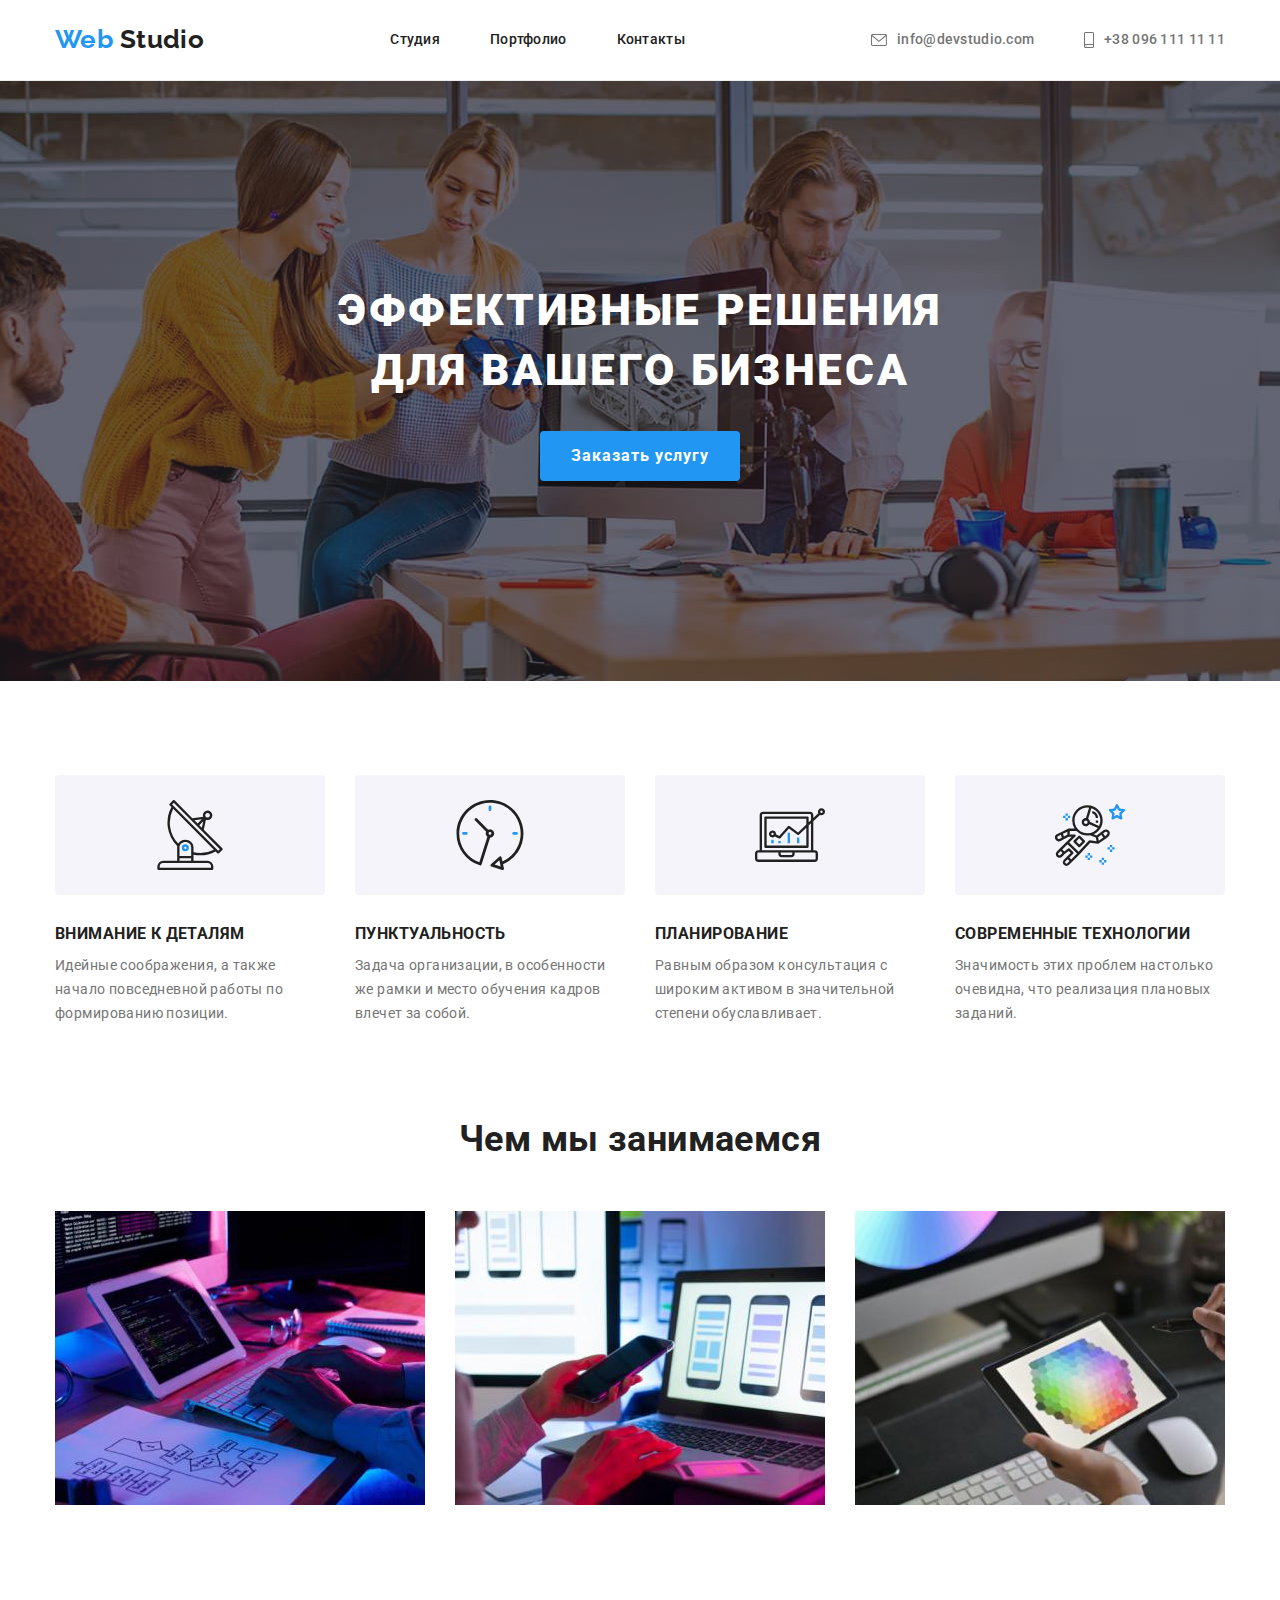
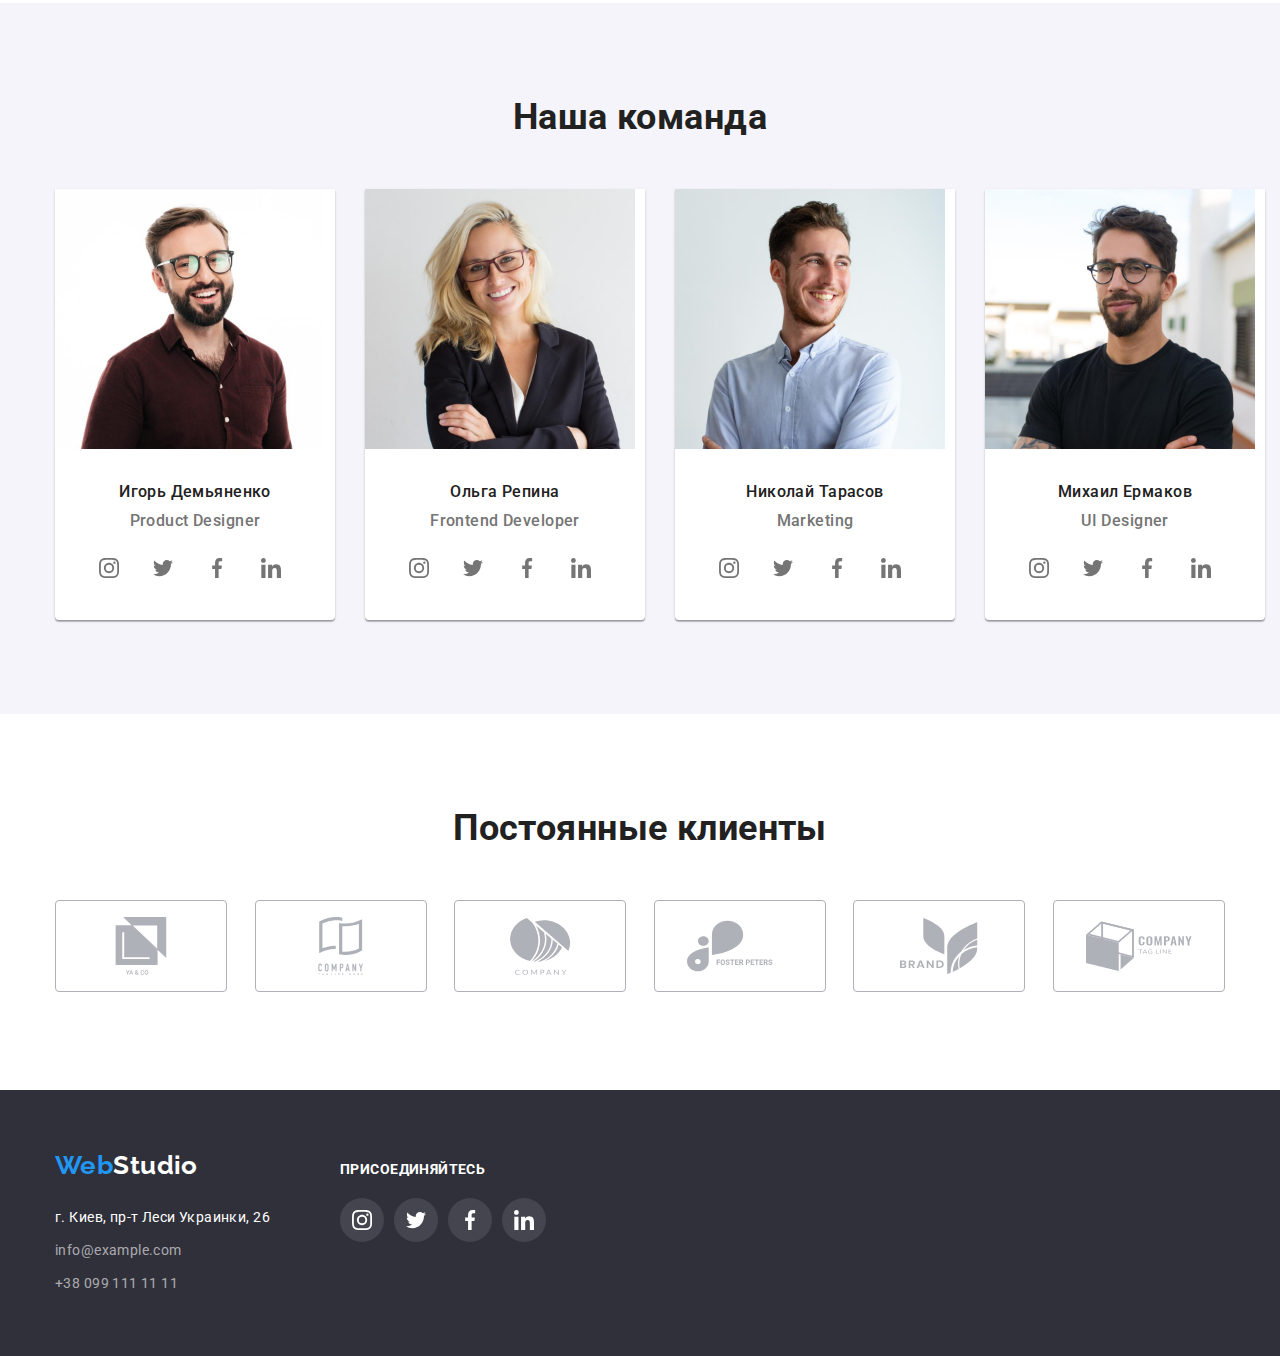
<file: index.html>
<!DOCTYPE html>
<html lang="ru">
  <head>
    <meta charset="UTF-8" />
    <meta http-equiv="X-UA-Compatible" content="IE=edge" />
    <meta name="viewport" content="width=device-width, initial-scale=1.0" />
    <title>Document</title>
    <link rel="preconnect" href="https://fonts.googleapis.com" />
    <link rel="preconnect" href="https://fonts.gstatic.com" crossorigin />
    <link
      href="https://fonts.googleapis.com/css2?family=Raleway:wght@700&family=Roboto:wght@400;500;700;900&display=swap"
      rel="stylesheet"
    />
    <link
      rel="stylesheet"
      href="https://cdnjs.cloudflare.com/ajax/libs/modern-normalize/1.1.0/modern-normalize.min.css"
    />
    <link rel="stylesheet" href="./css-style/styles.css" />
  </head>
  <body>
    <header class="headerstyle">
      <nav class="container main-nav">
        <a lang="en" href="./index.html" class="logo1"
          >Web <span class="logo2">Studio</span></a
        >
        <ul class="site-nav-group">
          <li class="item">
            <a href="./index.html" class="site-nav">Студия</a>
          </li>
          <li class="item">
            <a href="./portfolio.html" class="site-nav">Портфолио</a>
          </li>
          <li class="item">
            <a href="./index.html" class="site-nav">Контакты</a>
          </li>
        </ul>

        <ul class="site-nav-contacts">
          <li class="item">
            <a href="mailto:info@devstudio.com" class="navig"
              ><svg class="mail-icon">
                <use href="./images/icons.svg#icon-mail"></use></svg
              >info@devstudio.com</a
            >
          </li>
          <li class="item">
            <a href="tel:+380961111111" class="navig"
              ><svg class="tell-icon">
                <use href="./images/icons.svg#icon-phone"></use></svg
              >+38 096 111 11 11</a
            >
          </li>
        </ul>
      </nav>
    </header>

    <main>
      <section class="section-hero">
        <div class="section-hero-bg">
          <div class="container">
            <h1 class="section-hero-text">
              Эффективные решения <br />для вашего бизнеса
            </h1>
            <button type="button" class="button-hero">Заказать услугу</button>
          </div>
        </div>
      </section>

      <!--секция рекомендации бизнесу-->

      <section class="no-margin section">
        <div class="container">
          <h2 class="visually-hidden">Рекомендации для бизнеса</h2>
          <ul class="section-first no-margin">
            <li class="item">
              <div class="list-section-first">
                <svg class="icon-list">
                  <use href="./images/icons.svg#icon-antenna"></use>
                </svg>
              </div>
              <h3 class="section-text">Внимание к деталям</h3>
              <p class="section-title">
                Идейные соображения, а также начало повседневной работы по
                формированию позиции.
              </p>
            </li>
            <li class="item">
              <div class="list-section-first">
                <svg class="icon-list">
                  <use href="./images/icons.svg#icon-clock"></use>
                </svg>
              </div>
              <h3 class="section-text">Пунктуальность</h3>
              <p class="section-title">
                Задача организации, в особенности же рамки и место обучения
                кадров влечет за собой.
              </p>
            </li>
            <li class="item">
              <div class="list-section-first">
                <svg class="icon-list">
                  <use href="./images/icons.svg#icon-diagram"></use>
                </svg>
              </div>
              <h3 class="section-text">Планирование</h3>
              <p class="section-title">
                Равным образом консультация с широким активом в значительной
                степени обуславливает.
              </p>
            </li>
            <li class="item">
              <div class="list-section-first">
                <svg class="icon-list">
                  <use href="./images/icons.svg#icon-astronaut"></use>
                </svg>
              </div>
              <h3 class="section-text">Современные технологии</h3>
              <p class="section-title">
                Значимость этих проблем настолько очевидна, что реализация
                плановых заданий.
              </p>
            </li>
          </ul>

          <!--секция команда компании-->
          <div class="section-second">
            <h2 class="section-comand">Чем мы занимаемся</h2>
            <ul class="no-margin list-section-second">
              <li class="item">
                <img
                  src="./images/box1.jpg"
                  width="370"
                  alt="чем мы занимаемся"
                />
              </li>
              <li class="item">
                <img
                  src="./images/box2.jpg"
                  width="370"
                  alt="чем мы занимаемся"
                />
              </li>
              <li class="item">
                <img
                  src="./images/box3.jpg"
                  width="370"
                  alt="чем мы занимаемся"
                />
              </li>
            </ul>
          </div>
        </div>
      </section>

      <section class="section command">
        <div class="container">
          <h2 class="section-comand">Наша команда</h2>
          <ul class="list-comand no-margin">
            <li class="item">
              <img src="./images/img-2.jpg" width="270" alt="Наша команда" />
              <h3 class="comand-name">Игорь Демьяненко</h3>
              <p lang="en" class="comand-prof">Product Designer</p>
              <ul class="social">
                <li class="social-box">
                  <a href=""
                  class="social-link"><svg class="social-icon" width="20" height="20">
                      <use  href="./images/icons.svg#icon-instagram"></use></svg
                  ></a>
                </li>
                <li class="social-box">
                  <a href=""
                    class="social-link"><svg class="social-icon"
                    width="20" height="20">
                      <use href="./images/icons.svg#icon-twitter"></use></svg
                  ></a>
                </li>
                <li class="social-box">
                  <a href=""
                  class="social-link"><svg class="social-icon"
                  width="20" height="20">
                      <use href="./images/icons.svg#icon-facebook"></use></svg
                  ></a>
                </li>
                <li class="social-box">
                  <a class="social-link" href=""
                  ><svg class="social-icon" width="20" height="20">
                      <use href="./images/icons.svg#icon-linkedin"></use></svg
                  ></a>
                </li>
              </ul>
            </li>

            <li class="item">
              <img src="./images/img-3.jpg" width="270" alt="Наша команда" />
              <h3 class="comand-name">Ольга Репина</h3>
              <p lang="en" class="comand-prof">Frontend Developer</p>
              <ul class="social">
                <li class="social-box">
                  <a href=""
                  class="social-link"><svg class="social-icon" width="20" height="20">
                      <use href="./images/icons.svg#icon-instagram"></use></svg
                  ></a>
                </li>
                <li class="social-box">
                  <a href=""
                  class="social-link"><svg class="social-icon" width="20" height="20">
                      <use href="./images/icons.svg#icon-twitter"></use></svg
                  ></a>
                </li>
                <li class="social-box" >
                  <a href=""
                  class="social-link"><svg class="social-icon" width="20" height="20">
                      <use href="./images/icons.svg#icon-facebook"></use></svg
                  ></a>
                </li>
                <li class="social-box">
                  <a href=""
                  class="social-link"><svg class="social-icon" width="20" height="20">
                      <use href="./images/icons.svg#icon-linkedin"></use></svg
                  ></a>
                </li>
              </ul>
            </li>
            <li class="item">
              <img src="./images/img-4.jpg" width="270" alt="Наша команда" />
              <h3 class="comand-name">Николай Тарасов</h3>
              <p lang="en" class="comand-prof">Marketing</p>
              <ul class="social">
                <li class="social-box">
                  <a href=""
                  class="social-link"><svg class="social-icon" width="20" height="20">
                      <use href="./images/icons.svg#icon-instagram"></use></svg
                  ></a>
                </li>
                <li class="social-box">
                  <a href=""
                  class="social-link"><svg class="social-icon" width="20" height="20">
                      <use href="./images/icons.svg#icon-twitter"></use></svg
                  ></a>
                </li>
                <li class="social-box">
                  <a href=""
                  class="social-link"><svg class="social-icon" width="20" height="20">
                      <use href="./images/icons.svg#icon-facebook"></use></svg
                  ></a>
                </li>
                <li class="social-box">
                  <a href=""
                  class="social-link"><svg class="social-icon" width="20" height="20">
                      <use href="./images/icons.svg#icon-linkedin"></use></svg
                  ></a>
                </li>
              </ul>
            </li>
            <li class="item">
              <img src="./images/img-5.jpg" width="270" alt="Наша команда" />
              <h3 class="comand-name">Михаил Ермаков</h3>
              <p lang="en" class="comand-prof">UI Designer</p>
              <ul class="social">
                <li class="social-box">
                  <a href=""
                  class="social-link"><svg class="social-icon" width="20" height="20">
                      <use href="./images/icons.svg#icon-instagram"></use></svg
                  ></a>
                </li>
                <li class="social-box">
                  <a href=""
                  class="social-link"><svg class="social-icon" width="20" height="20">
                      <use href="./images/icons.svg#icon-twitter"></use></svg
                  ></a>
                </li>
                <li class="social-box">
                  <a href=""
                  class="social-link"><svg class="social-icon" width="20" height="20">
                      <use href="./images/icons.svg#icon-facebook"></use></svg
                  ></a>
                </li>
                <li class="social-box">
                  <a href=""
                  class="social-link"><svg class="social-icon" width="20" height="20">
                      <use href="./images/icons.svg#icon-linkedin"></use></svg
                  ></a>
                </li>
              </ul>
            </li>
          </ul>
        </div>
      </section>
      <section class="section">
        <div class="container">
          <h2 class="section-comand">Постоянные клиенты</h2>
          <ul class="no-margin company">
            <li class="company-icon">
              <a href=""
                ><svg class="company-icon-img">
                  <use href="./images/icons.svg#icon-company-1"></use></svg
              ></a>
            </li>
            <li class="company-icon">
              <a href=""
                ><svg class="company-icon-img">
                  <use href="./images/icons.svg#icon-company-2"></use></svg
              ></a>
            </li>
            <li class="company-icon">
              <a href=""
                ><svg class="company-icon-img">
                  <use href="./images/icons.svg#icon-company-3"></use></svg
              ></a>
            </li>
            <li class="company-icon">
              <a href=""
                ><svg class="company-icon-img">
                  <use href="./images/icons.svg#icon-company-4"></use></svg
              ></a>
            </li>
            <li class="company-icon">
              <a href=""
                ><svg class="company-icon-img">
                  <use href="./images/icons.svg#icon-company-5"></use></svg
              ></a>
            </li>
            <li class="company-icon">
              <a href=""
                ><svg class="company-icon-img">
                  <use href="./images/icons.svg#icon-company-6"></use></svg
              ></a>
            </li>
          </ul>
        </div>
      </section>
    </main>

    <footer class="footer-style">
      <div class="container footer-type">
        <div class="section-footer">
          <a lang="en" href="./index.html" class="logo-footer"
            >Web<span class="logo2-footer">Studio</span></a
          >
          <address class="address">
            <ul class="no-padding-margin-footer">
              <li class="item">
                <a
                  href="https://goo.gl/maps/JHi3sMc7yfitEbeEA"
                  class="navig-footer-adress"
                  >г. Киев, пр-т Леси Украинки, 26</a
                >
              </li>
              <li class="item">
                <a href="mailto:info@example.com" class="navig-footer"
                  >info@example.com</a
                >
              </li>
              <li class="item">
                <a href="tel:+380991111111" class="navig-footer"
                  >+38 099 111 11 11</a
                >
              </li>
            </ul>
          </address>
        </div>
        <div>
          <h2 class="social-text-footer">ПРИСОЕДИНЯЙТЕСЬ</h2>
          <ul class="social-footer-main">
            <li class="type-icon-footer">
              <a href="" class="social-footer-link"
                ><svg class="social-footer" width="20" height="20">
                  <use href="./images/icons.svg#icon-instagram"></use></svg
              ></a>
            </li>
            <li class="type-icon-footer">
              <a href="" class="social-footer-link"
                ><svg class="social-footer" width="20" height="20">
                  <use href="./images/icons.svg#icon-twitter"></use></svg
              ></a>
            </li>
            <li class="type-icon-footer">
              <a href="" class="social-footer-link"
                ><svg class="social-footer" width="20" height="20">
                  <use href="./images/icons.svg#icon-facebook"></use></svg
              ></a>
            </li>
            <li class="type-icon-footer">
              <a href="" class="social-footer-link"
                ><svg class="social-footer" width="20" height="20">
                  <use href="./images/icons.svg#icon-linkedin"></use></svg
              ></a>
            </li>
          </ul>
        </div>
      </div>
    </footer>
  </body>
</html>
</file>
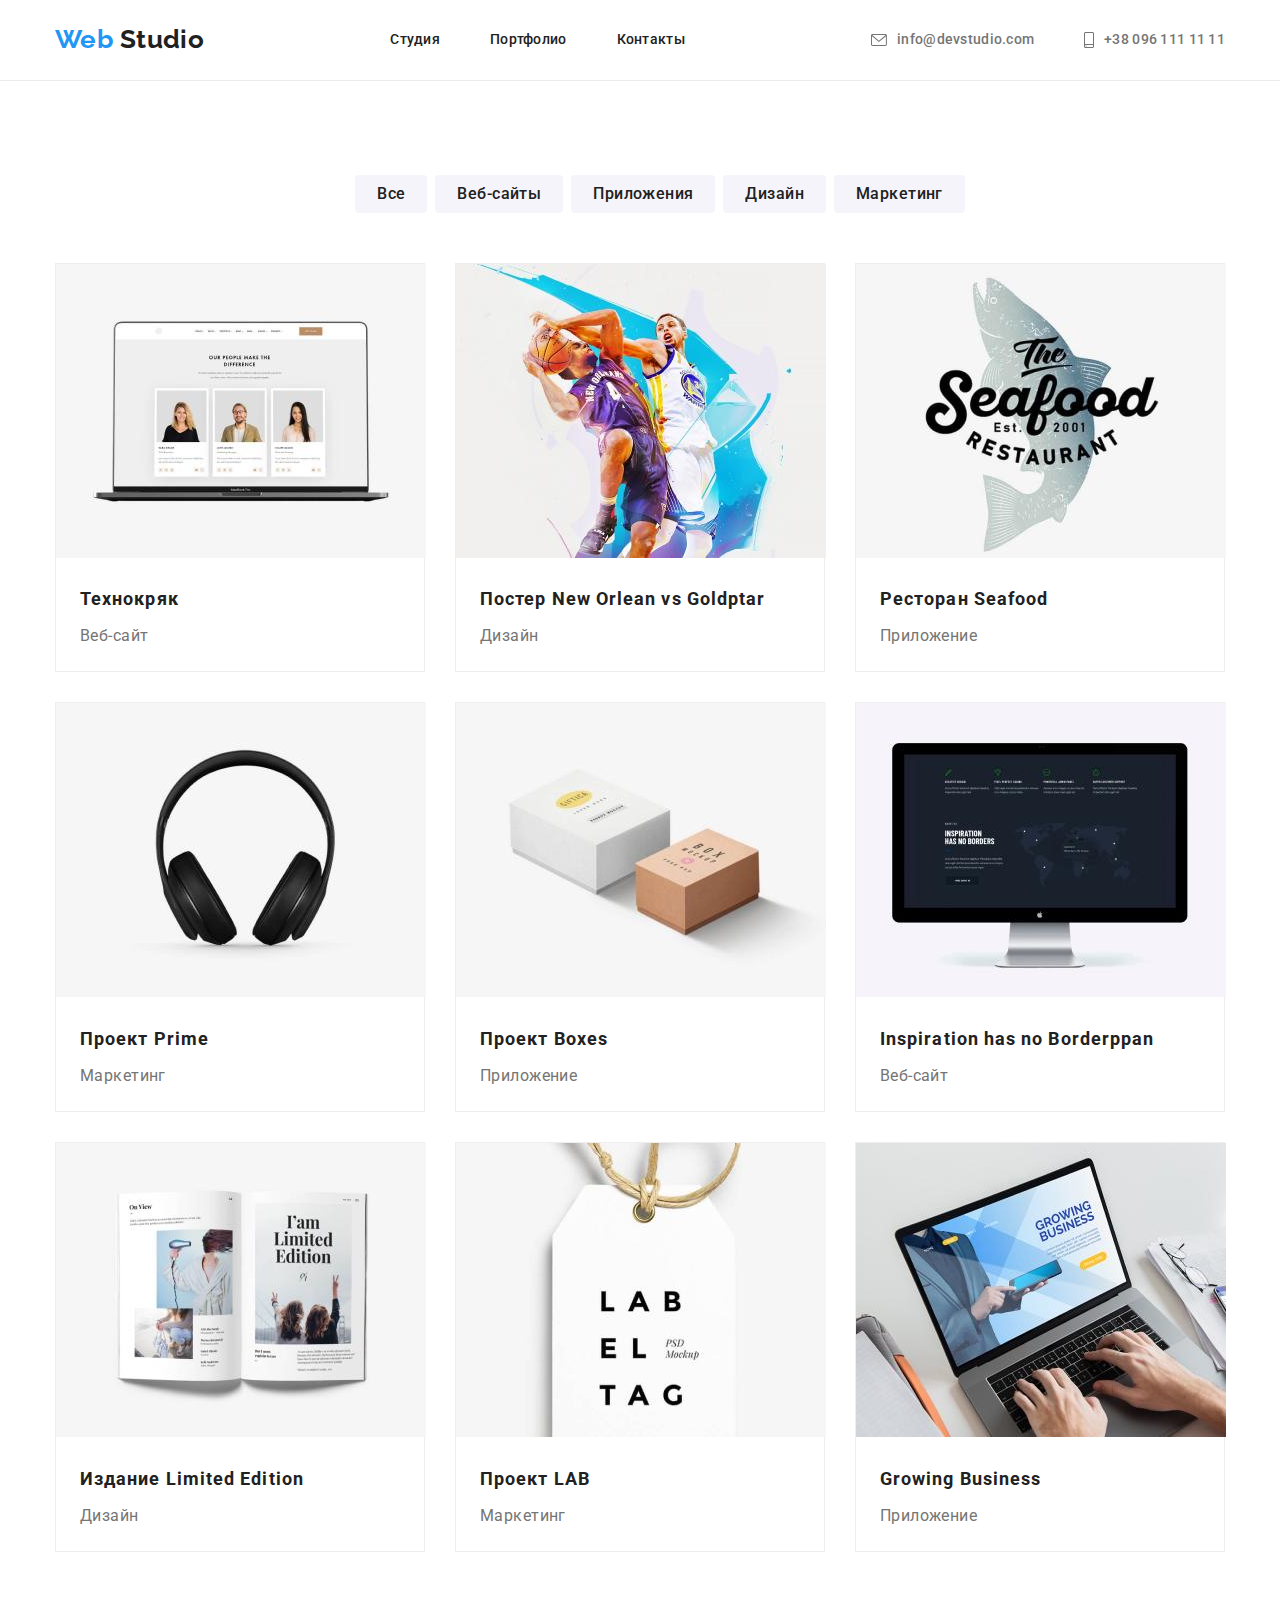
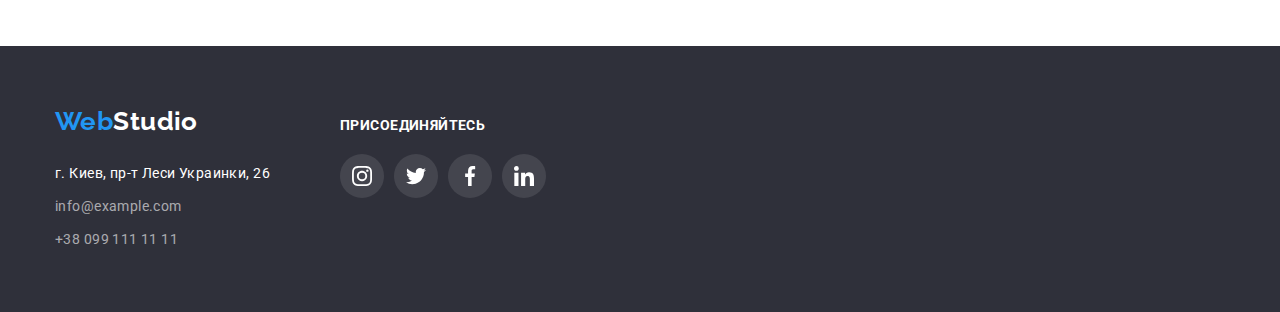
<file: portfolio.html>
<!DOCTYPE html>
<html lang="ru">
  <head>
    <meta charset="UTF-8" />
    <meta http-equiv="X-UA-Compatible" content="IE=edge" />
    <meta name="viewport" content="width=device-width, initial-scale=1.0" />
    <title>Portfolio</title>
    <link rel="preconnect" href="https://fonts.googleapis.com" />
    <link rel="preconnect" href="https://fonts.gstatic.com" crossorigin />
    <link
      href="https://fonts.googleapis.com/css2?family=Raleway:wght@700&family=Roboto:wght@400;500;700;900&display=swap"
      rel="stylesheet"
    />
    <link
      rel="stylesheet"
      href="https://cdnjs.cloudflare.com/ajax/libs/modern-normalize/1.1.0/modern-normalize.min.css"
    />
    <link rel="stylesheet" href="./css-style/styles.css" />
  </head>
  <body>
    <header class="headerstyle">
      <nav class="container main-nav">
        <a lang="en" href="./index.html" class="logo1"
          >Web <span class="logo2">Studio</span></a
        >
        <ul class="site-nav-group">
          <li class="item">
            <a href="./index.html" class="site-nav">Студия</a>
          </li>
          <li class="item">
            <a href="./portfolio.html" class="site-nav">Портфолио</a>
          </li>
          <li class="item">
            <a href="./index.html" class="site-nav">Контакты</a>
          </li>
        </ul>

        <ul class="site-nav-contacts">
          <li class="item">
            <a href="mailto:info@devstudio.com" class="navig"
              ><svg class="mail-icon">
                <use href="./images/icons.svg#icon-mail"></use>
              </svg>
              info@devstudio.com</a
            >
          </li>
          <li class="item">
            <a href="tel:+380961111111" class="navig"
              ><svg class="tell-icon">
                <use href="./images/icons.svg#icon-phone"></use>
              </svg>
              +38 096 111 11 11</a
            >
          </li>
        </ul>
      </nav>
    </header>
    <main>
      <section class="section">
        <div class="container">
          <h1 class="visually-hidden">Портфолио</h1>
          <ul class="portfolio-button no-margin">
            <li class="item">
              <button type="button" class="button-portfolio pointer">
                Все
              </button>
            </li>
            <li class="item">
              <button type="button" class="button-portfolio pointer">
                Веб-сайты
              </button>
            </li>
            <li class="item">
              <button type="button" class="button-portfolio pointer">
                Приложения
              </button>
            </li>
            <li class="item">
              <button type="button" class="button-portfolio pointer">
                Дизайн
              </button>
            </li>
            <li class="item">
              <button type="button" class="button-portfolio pointer">
                Маркетинг
              </button>
            </li>
          </ul>
          <section>
            <ul class="portfolio-picture no-margin">
              <li class="item-flex">
                <a href=""
                  ><img
                    src="./images/portf_img/port1.jpg"
                    alt="ноутбук с изображением людей"
                  />
                  <div class="item-flex-text">
                    <h2 class="text-portfolio">Технокряк</h2>
                    <p class="section-portfolio">Веб-сайт</p>
                  </div>
                  <!--- <p>
              Технокряк это современная площадка распространения коронавируса.
              Компании используют эту платформу для цифрового шпионажа и атак на
              защищённые сервера конкурентов.
            </p>-->
                </a>
              </li>
              <li class="item-flex">
                <a href=""
                  ><img
                    src="./images/portf_img/port2.jpg"
                    alt="баскетболист забивающий гол"
                  />
                  <div class="item-flex-text">
                    <h2 class="text-portfolio">
                      Постер <span lang="en">New Orlean vs Goldptar</span>
                    </h2>
                    <p class="section-portfolio">Дизайн</p>
                  </div></a
                >
              </li>
              <li class="item-flex">
                <a href=""
                  ><img
                    src="./images/portf_img/port3.jpg"
                    alt="логотип магазина морепродуктов"
                  />
                  <div class="item-flex-text">
                    <h2 class="text-portfolio">
                      Ресторан <span lang="en">Seafood</span>
                    </h2>
                    <p class="section-portfolio">Приложение</p>
                  </div></a
                >
              </li>
              <li class="item-flex">
                <a href=""
                  ><img src="./images/portf_img/port4.jpg" alt="наушники" />
                  <div class="item-flex-text">
                    <h2 class="text-portfolio">
                      Проект <span lang="en">Prime</span>
                    </h2>
                    <p class="section-portfolio">Маркетинг</p>
                  </div></a
                >
              </li>
              <li class="item-flex">
                <a href=""
                  ><img src="./images/portf_img/port5.jpg" alt="коробки" />
                  <div class="item-flex-text">
                    <h2 class="text-portfolio">
                      Проект <span lang="en">Boxes</span>
                    </h2>
                    <p class="section-portfolio">Приложение</p>
                  </div></a
                >
              </li>
              <li class="item-flex">
                <a href=""
                  ><img
                    src="./images/portf_img/port6.jpg"
                    alt="монитор компьютера"
                  />
                  <div class="item-flex-text">
                    <h2 lang="en" class="text-portfolio">
                      Inspiration has no Borderppan
                    </h2>
                    <p class="section-portfolio">Веб-сайт</p>
                  </div></a
                >
              </li>
              <li class="item-flex">
                <a href=""
                  ><img
                    src="./images/portf_img/port7.jpg"
                    alt="открытая книга"
                  />
                  <div class="item-flex-text">
                    <h2 class="text-portfolio">
                      Издание <span lang="en">Limited Edition</span>
                    </h2>
                    <p class="section-portfolio">Дизайн</p>
                  </div></a
                >
              </li>
              <li class="item-flex">
                <a href=""
                  ><img src="./images/portf_img/port8.jpg" alt="бирка" />
                  <div class="item-flex-text">
                    <h2 class="text-portfolio">
                      Проект <span lang="en">LAB</span>
                    </h2>
                    <p class="section-portfolio">Маркетинг</p>
                  </div>
                </a>
              </li>
              <li class="item-flex">
                <a href=""
                  ><img
                    src="./images/portf_img/port9.jpg"
                    alt="работа за ноутбуком"
                  />
                  <div class="item-flex-text">
                    <h2 lang="en" class="text-portfolio">Growing Business</h2>
                    <p class="section-portfolio">Приложение</p>
                  </div>
                </a>
              </li>
            </ul>
          </section>
        </div>
      </section>
    </main>
    <footer class="footer-style">
      <div class="container footer-type">
        <div class="section-footer">
          <a lang="en" href="./index.html" class="logo-footer"
            >Web<span class="logo2-footer">Studio</span></a
          >
          <address class="address">
            <ul class="no-padding-margin-footer">
              <li class="item">
                <a
                  href="https://goo.gl/maps/JHi3sMc7yfitEbeEA"
                  class="navig-footer-adress"
                  >г. Киев, пр-т Леси Украинки, 26</a
                >
              </li>
              <li class="item">
                <a href="mailto:info@example.com" class="navig-footer"
                  >info@example.com</a
                >
              </li>
              <li class="item">
                <a href="tel:+380991111111" class="navig-footer"
                  >+38 099 111 11 11</a
                >
              </li>
            </ul>
          </address>
        </div>
        <div>
          <h2 class="social-text-footer">ПРИСОЕДИНЯЙТЕСЬ</h2>
          <ul class="social-footer-main">
            <li class="type-icon-footer">
              <a href="" class="social-footer-link"
                ><svg class="social-footer" width="20" height="20">
                  <use href="./images/icons.svg#icon-instagram"></use></svg
              ></a>
            </li>
            <li class="type-icon-footer">
              <a href="" class="social-footer-link"
                ><svg class="social-footer" width="20" height="20">
                  <use href="./images/icons.svg#icon-twitter"></use></svg
              ></a>
            </li>
            <li class="type-icon-footer">
              <a href="" class="social-footer-link"
                ><svg class="social-footer" width="20" height="20">
                  <use href="./images/icons.svg#icon-facebook"></use></svg
              ></a>
            </li>
            <li class="type-icon-footer">
              <a href="" class="social-footer-link"
                ><svg class="social-footer" width="20" height="20">
                  <use href="./images/icons.svg#icon-linkedin"></use></svg
              ></a>
            </li>
          </ul>
        </div>
      </div>
    </footer>
  </body>
</html>
</file>
<file: css-style/styles.css>
:root {
  --primary-text-color: #212121;
  --hero-hover: #212121;
  --primary-background-color: #ffffff;
  --text-hero-footer: #ffffff;
  --footer-background-color: #2f303a;
  --link: #2196f3;
  --style-footer-logo: #2196f3;
  --navig-footer: rgba(255, 255, 255, 0.6);
  --button-portfolio: #f5f4fa;
  --command-background: #f5f4fa;
  --section-comand-portfolio-navig-text: #757575;
}
.visually-hidden {
  position: absolute;
  white-space: nowrap;
  width: 1px;
  height: 1px;
  overflow: hidden;
  border: 0;
  padding: 0;
  clip: rect(0 0 0 0);
  clip-path: inset(50%);
  margin: -1px;
}

h1,
h2,
h3,
h4,
h5,
p {
  margin-top: 0;
  margin-bottom: 0;
}
.no-padding {
  padding-top: 0;
  padding-bottom: 0;
}
.no-margin {
  margin-top: 0;
  margin-bottom: 0;
}

.btn-box {
  display: inline-block;
  margin-left: auto;
  margin-right: auto;
}

ul {
  list-style: none;
}
a {
  text-decoration: none;
}

body {
  background-color: var(--primary-background-color);
  color: var(--primary-text-color);
  font-family: "Roboto", sans-serif;
  font-size: 14px;
  line-height: 1.19;
  letter-spacing: 0.03em;
}

/*стилизация логотипа*/

.logo1 {
  display: inline-block;
  margin-top: 24px;
  margin-bottom: 25px;
  margin-right: auto;
  margin-left: 15px;
  color: var(--style-footer-logo);
  font-family: "Raleway", sans-serif;
  font-weight: 700;
  font-size: 26px;
  text-decoration: none;
}

.logo2 {
  color: var(--primary-text-color);
  font-family: "Raleway", sans-serif;
  font-weight: 700;
  font-size: 26px;
}

/*header навигация*/
.site-nav-group {
  display: flex;
  margin-left: 93px;
  margin-right: auto;
  padding: 0;
  margin-top: 0;
  margin-bottom: 0;
}
.site-nav-contacts {
  display: flex;
  margin-right: 15px;
  margin-left: auto;
  padding-left: 0;
  margin-top: 0;
  margin-bottom: 0;
}
.site-nav-contacts .navig {
  display: flex;
  align-items: center;
}
.site-nav-contacts .item + .item {
  margin-left: 50px;
}
.main-nav {
  display: flex;
  align-items: center;
}
.headerstyle {
  border-bottom: 1px solid #ececec;
}

.navig {
  font-weight: 500;
  line-height: 1.14;
  letter-spacing: 0.02em;
  padding-top: 32px;
  padding-bottom: 32px;
}

.site-nav-group .site-nav {
  display: block;
  margin: 0;
  color: var(--primary-text-color);
  font-weight: 500;
  line-height: 1.14;
  letter-spacing: 0.02em;
  padding-top: 32px;
  padding-bottom: 32px;
}

.site-nav-group .item + .item {
  margin-left: 50px;
}
.site-nav:hover,
.site-nav:focus,
.navig:hover {
  color: var(--link);
}
.mail-icon {
  width: 16px;
  height: 12px;
  fill: currentColor;
  margin-right: 10px;
}
.tell-icon {
  width: 10px;
  height: 16px;
  fill: currentColor;
  margin-right: 10px;
}
.mail-icon:hover,
.mail-icon:focus {
  fill: var(--link);
}

.navig {
  color: var(--section-comand-portfolio-navig-text);
}

/*Герой раздел*/
.section-hero {
  text-align: center;
  background-color: var(--footer-background-color);
}
.section-hero-bg {
  max-width: 1600px;
  height: 600px;
  margin-left: auto;
  margin-right: auto;
  background-image: linear-gradient(
      to right,
      rgba(47, 48, 58, 0.4),
      rgba(47, 48, 58, 0.4)
    ),
    url(../images/bg.jpg);
  background-repeat: no-repeat;
  background-position: center;
  background-size: cover;
}

.section-hero-text {
  color: var(--text-hero-footer);
  padding-top: 200px;
  padding-bottom: 30px;
  font-weight: 900;
  font-size: 44px;
  line-height: 1.36;
  letter-spacing: 0.06em;
  text-transform: uppercase;
}
.button-hero {
  display: inline-block;
  font-family: inherit;
  text-align: center;
  color: var(--text-hero-footer);
  background-color: var(--link);
  width: 200px;
  height: 50px;
  font-weight: 700;
  font-size: 16px;
  line-height: 1.88;
  align-items: center;
  letter-spacing: 0.06em;
  border: none;
  box-shadow: 0px 4px 4px rgba(0, 0, 0, 0.15);
  border-radius: 4px;
}

.button-hero:hover {
  color: var(--hero-hover);
}

/*Рекомендации для бизнеса*/

.section-text {
  padding-bottom: 10px;
  font-weight: 700;
  line-height: 1.14;
  text-transform: uppercase;
}
.section-first {
  display: flex;
  justify-content: space-between;
  margin-left: 15px;
  margin-right: 15px;
  padding-left: 0;
}
.section-first .item {
  width: 270px;
}
.section {
  padding-top: 94px;
  padding-bottom: 94px;
}

.section,
.section-comand,
.comand-name,
.comand-name,
.button-portfolio,
.text-portfolio {
  color: var(--primary-text-color);
}
.button-portfolio:hover {
  color: var(--text-hero-footer);
}
.section-title {
  color: var(--section-comand-portfolio-navig-text);
  line-height: 1.71;
}

/*Чем занимаемся+команда*/
.command {
  background-color: var(--command-background);
}
.section-comand {
  font-weight: 700;
  font-size: 36px;
  line-height: 1.16;
  text-align: center;
  margin-bottom: 50px;
}
.list-comand .item {
  background-color: var(--primary-background-color);
  box-shadow: 0px 1px 3px rgba(0, 0, 0, 0.12), 0px 1px 1px rgba(0, 0, 0, 0.14),
    0px 2px 1px rgba(0, 0, 0, 0.2);
  border-radius: 0px 0px 4px 4px;
}
.list-comand {
  display: flex;
  padding: 0;
  margin-left: 15px;
  margin-right: 15px;
}
.list-section-second {
  margin-left: 15px;
  margin-right: 15px;
}
.list-comand .item + .item {
  margin-left: 30px;
}
.section-second {
  margin-top: 94px;
}

.section-second .no-margin {
  display: flex;
}

.section-second .no-margin .item + .item {
  margin-left: 30px;
}
.section-second > .no-margin {
  padding-left: 0;
}
.comand-name {
  margin-top: 30px;
  margin-bottom: 10px;
  font-weight: 500;
  font-size: 16px;
  text-align: center;
}
.comand-prof {
  margin-bottom: 16px;
  font-weight: 500;
  font-size: 16px;
  text-align: center;
}
.comand-prof,
.section-portfolio {
  color: var(--section-comand-portfolio-navig-text);
}

.footer-style {
  background-color: var(--footer-background-color);
}
.logo-footer {
  display: inline-block;
  margin-top: 60px;
  margin-bottom: 25px;
  margin-right: auto;
  margin-left: 15px;
  color: var(--style-footer-logo);
  font-family: "Raleway", sans-serif;
  font-weight: 700;
  font-size: 26px;
  text-decoration: none;
}
.navig-footer,
.navig-footer-adress {
  line-height: 1.71;
}
.navig-footer {
  color: var(--navig-footer);
}
.navig-footer-adress {
  color: var(--text-hero-footer);
}
.navig-footer-adress:hover,
.navig-footer:hover {
  color: var(--link);
}

.button-portfolio {
  display: inline-block;
  background-color: var(--button-portfolio);
  font-weight: 500;
  font-size: 16px;
  line-height: 1.6;
  text-align: center;
  letter-spacing: inherit;
  font-family: "Roboto", sans-serif;
  border-radius: 4px;
  border: none;
  padding: 6px 22px 6px 22px;
}

.button-portfolio:hover,
.button-portfolio:focus {
  background-color: var(--link);
  box-shadow: 0px 4px 4px rgba(0, 0, 0, 0.25);
  color: var(--primary-background-color);
}

.text-portfolio {
  font-weight: 700;
  font-size: 18px;
  line-height: 2;
  letter-spacing: 0.06em;
  margin-bottom: 4px;
}
.section-portfolio {
  font-size: 16px;
  line-height: 1.88;
}
.pointer {
  cursor: pointer;
}
.address {
  font-style: normal;
  margin-right: auto;
  margin-left: 15px;
}
.address .item + .item {
  padding-top: 9px;
}

.logo2-footer {
  color: var(--text-hero-footer);
}
.no-padding-margin-footer {
  margin: 0;
  padding: 0;
}
.section-footer {
  padding-bottom: 60px;
  padding-right: 70px;
  margin: 0;
}

.footer-style .logo1 {
  margin-right: auto;
  margin-bottom: 20px;
  font-family: Raleway;
  font-style: normal;
  font-weight: bold;
  font-size: 26px;
  color: var(--style-footer-logo);
}

.container {
  margin-left: auto;
  margin-right: auto;
  width: 1200px;
}

.portfolio-picture {
  display: flex;
  flex-wrap: wrap;
  text-align: left;
  padding-left: 15px;
  padding-right: 15px;
}
.portfolio-picture .item-flex {
  width: calc((100% - 60px) / 3);
  margin-right: 30px;
  margin-bottom: 30px;
  display: block;
  border: 1px solid #eeeeee;
}
.portfolio-picture .item-flex:hover,
.portfolio-picture .item-flex:focus {
  box-shadow: 0px 4px 4px rgba(0, 0, 0, 0.25);
}
.item-flex-text {
  padding-left: 24px;
  padding-top: 20px;
  padding-bottom: 20px;
  padding-right: 24px;
  text-align: left;
}
.portfolio-picture .item-flex:nth-child(3n) {
  margin-right: 0;
}
.portfolio-picture .item-flex:nth-last-child(-n + 3) {
  margin-bottom: 0;
}

.portfolio-button {
  display: flex;
  justify-content: center;
  padding-bottom: 50px;
}
.portfolio-button .item + .item {
  margin-left: 8px;
}

.icon-list {
  display: block;
  width: 70px;
  height: 70px;
  fill: var(--primary-text-color);
  margin-left: auto;
  margin-right: auto;
}
.list-section-first {
  display: block;
  width: 270px;
  background-color: var(--command-background);
  padding-top: 25px;
  padding-bottom: 25px;
  margin-bottom: 30px;
  border-radius: 4px;
}

/*----стилизация соц сетей----------------*/
.social {
  display: flex;
  padding-left: 0;
  margin-left: 32px;
  margin-right: 32px;
  margin-bottom: 30px;
  justify-content: space-between;
  align-items: center;
}
.social-list {
  display: flex;
  justify-content: space-between;
  align-items: center;
}
.social-link {
  display: flex;
  height: 100%;
  width: 100%;
  border-radius: 50%;
  justify-content: center;
  align-items: center;
}
.social-icon {
  fill: var(--section-comand-portfolio-navig-text);
}

.social-box {
  height: 44px;
  width: 44px;
}
.social-box:not(last-child) {
  margin-right: 10px;
}
.social-link:hover,
.social-link:focus {
  background-color: var(--link);
}
.social-link:hover .social-icon,
.social-link:focus .social-icon {
  fill: var(--primary-background-color);
}

/*----стилизация логотипов компаний----------------*/
.company {
  display: flex;
  justify-content: space-between;
  padding-left: 0;
  margin-left: 15px;
  margin-right: 15px;
}
.company-icon-img {
  fill: #afb1b8;
  width: 172px;
  height: 92px;
  border: 1px solid #afb1b8;
  border-radius: 4px;
  padding: 16px 32px 16px 32px;
}
.company-icon {
  display: flex;
  align-items: center;
  justify-content: space-evenly;
}

.company-icon-img:hover,
.company-icon-img:focus {
  fill: var(--link);
  border-color: var(--link);
}
/*---------стилизация соц сети футер------------ */
.social-text-footer {
  font-size: 14px;
  margin-top: 72px;
  line-height: 1.14;
  text-transform: uppercase;
  color: var(--primary-background-color);
}

.footer-type {
  display: flex;
}
.social-footer {
  fill: var(--primary-background-color);
}
.type-icon-footer {
  height: 44px;
  width: 44px;
  background-color: rgba(255, 255, 255, 0.1);
  border-radius: 50%;
}
.social-footer-link:hover,
.social-footer-link:focus {
  background-color: var(--link);
}

.social-footer-main {
  display: flex;
  padding-left: 0;
  margin-left: 0;
  margin-right: auto;
  margin-top: 20px;
  margin-bottom: 100px;
  justify-content: space-between;
  align-items: center;
}
.social-footer-link {
  display: flex;
  height: 100%;
  width: 100%;
  justify-content: center;
  align-items: center;
  border-radius: 50%;
}
.type-icon-footer:not(last-child) {
  margin-right: 10px;
}
</file>
